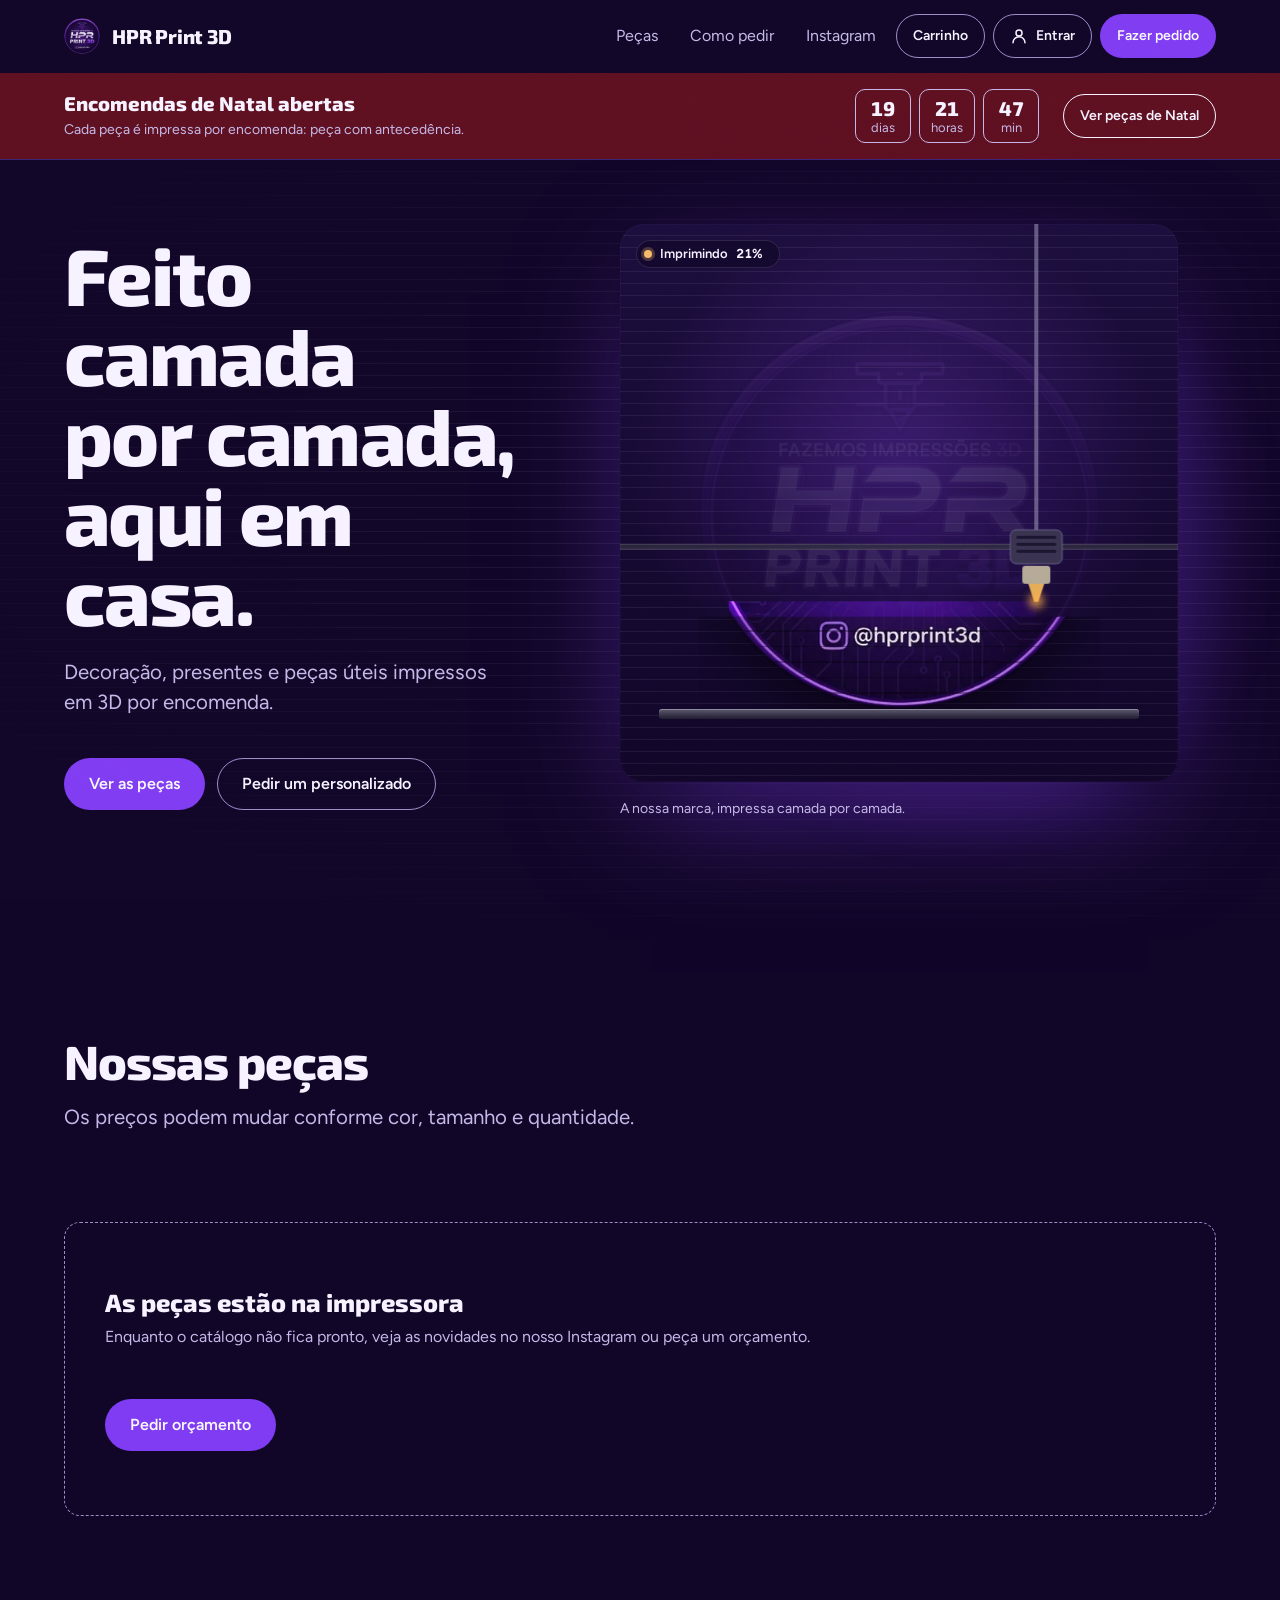
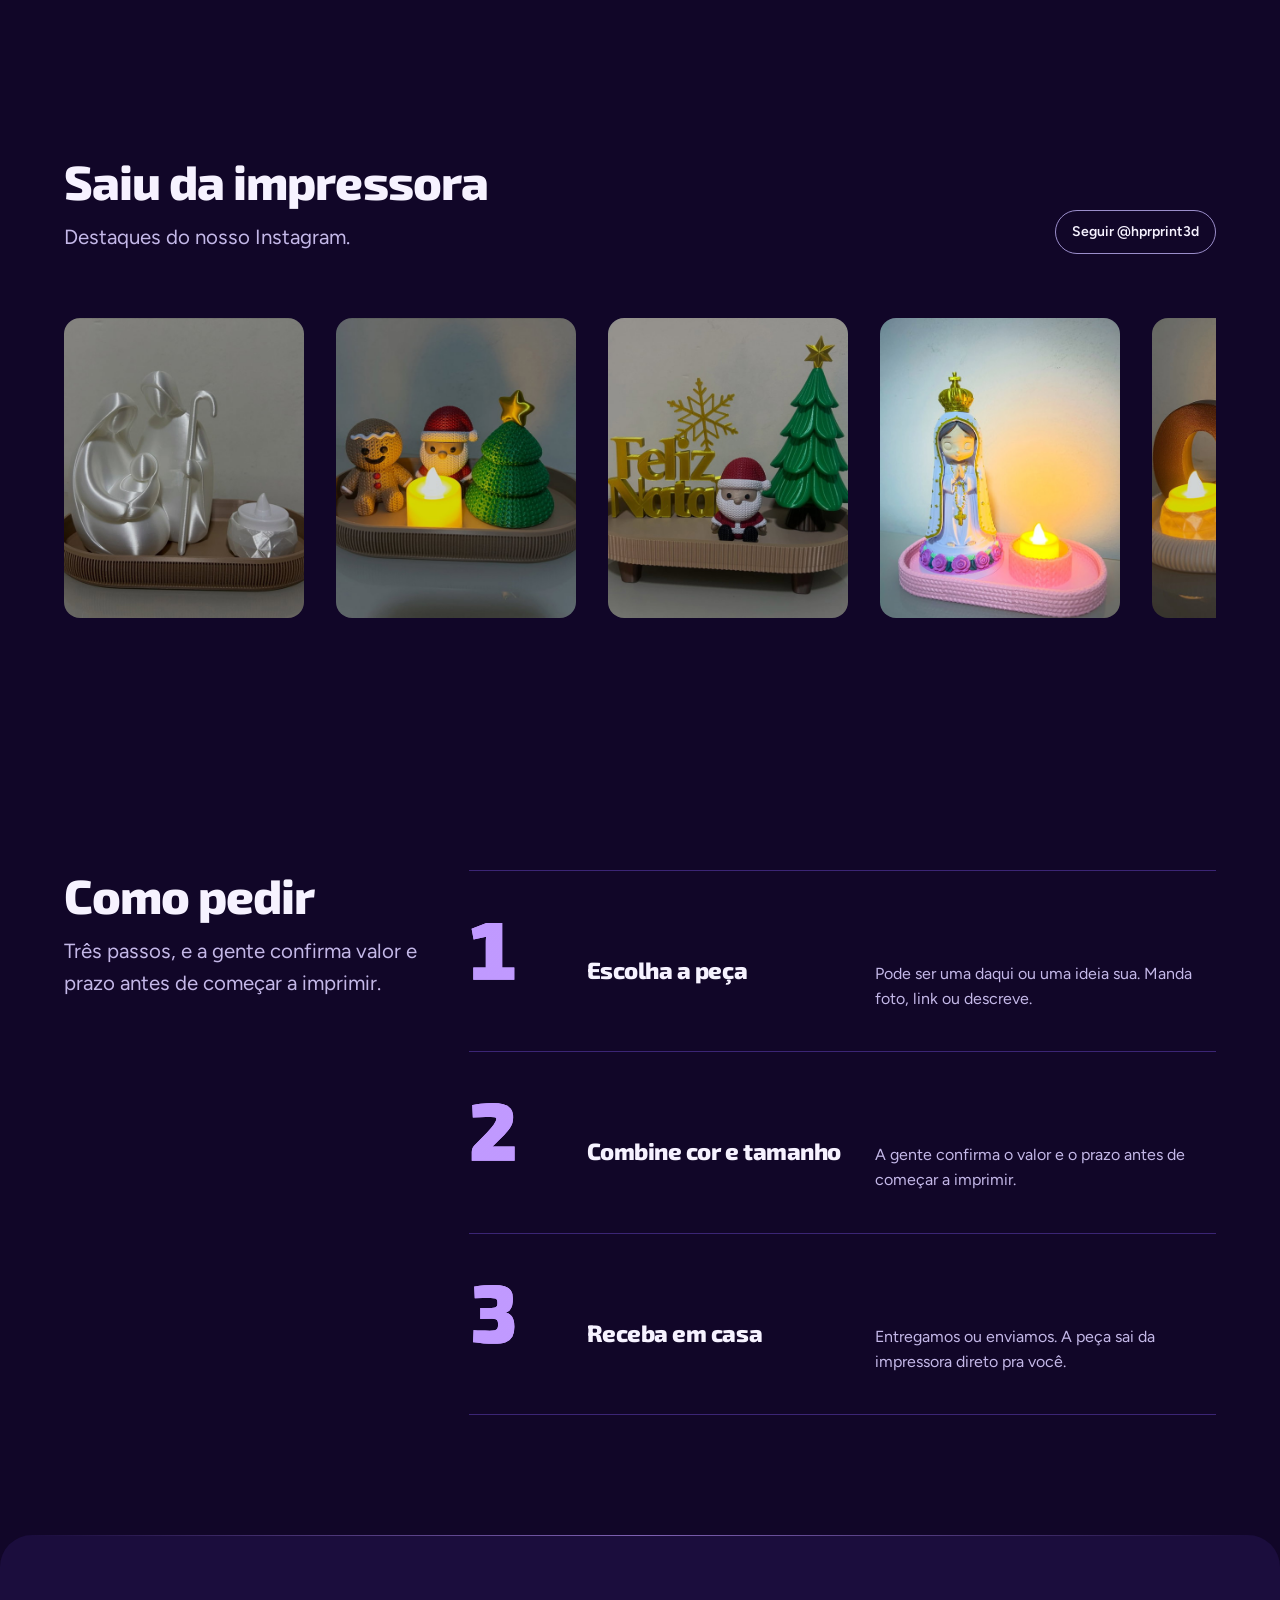
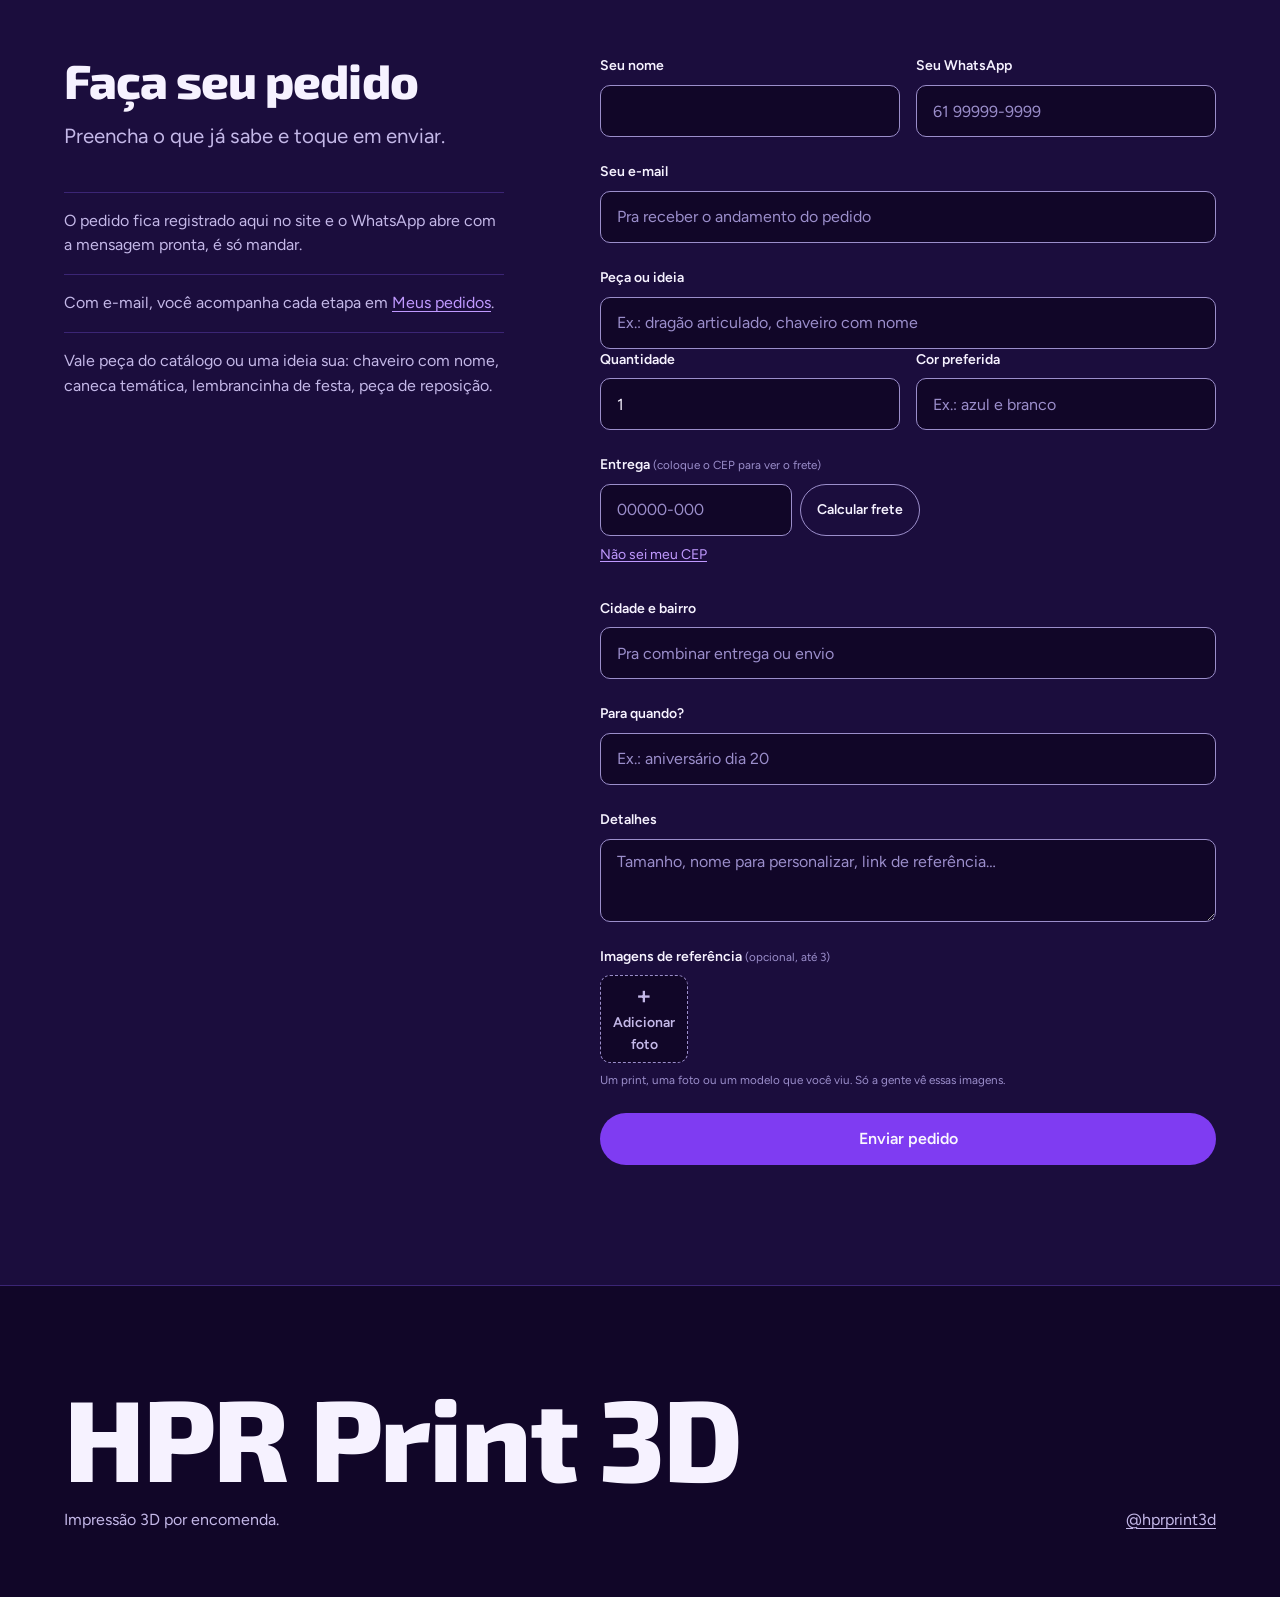
<file: index.html>
<!doctype html>
<html lang="pt-BR">
<head>
  <meta charset="utf-8">
  <script>
    // Endereço antigo (GitHub Pages) → domínio próprio, mantendo página, query e hash
    // (o retorno do login do Supabase vem na query/hash).
    if (location.hostname.endsWith("github.io")) location.replace("https://hprprint3d.hygor.com.br" + location.pathname.replace(/^\/hprprint3d/, "") + location.search + location.hash);
  </script>
  <meta name="viewport" content="width=device-width, initial-scale=1">
  <title>HPR Print 3D | Peças impressas em 3D</title>
  <meta name="description" content="Peças decorativas, presentes e personalizados feitos em impressão 3D. Faça seu pedido pelo WhatsApp ou Instagram.">
  <meta name="theme-color" content="#110628">
  <meta property="og:title" content="HPR Print 3D">
  <meta property="og:description" content="Peças impressas em 3D, feitas por encomenda.">
  <meta property="og:image" content="https://hprprint3d.hygor.com.br/img/compartilhar.jpg">
  <meta property="og:type" content="website">
  <link rel="canonical" href="https://hprprint3d.hygor.com.br/">
  <link rel="icon" href="img/favicon.png" type="image/png">
  <link rel="apple-touch-icon" href="img/logo-192.png">
  <link rel="preconnect" href="https://fonts.googleapis.com">
  <link rel="preconnect" href="https://fonts.gstatic.com" crossorigin>
  <link href="https://fonts.googleapis.com/css2?family=Exo+2:wght@800&family=Figtree:wght@400;600&display=swap" rel="stylesheet">
  <link rel="stylesheet" href="assets/tokens.css?v=202611271322">
  <link rel="stylesheet" href="assets/base.css?v=202611271322">
  <link rel="stylesheet" href="assets/comum.css?v=202611271322">
  <link rel="stylesheet" href="assets/vitrine.css?v=202611271322">
  <script src="assets/movimento.js?v=202611271322"></script>
</head>
<body class="com-grao">
  <a class="pular" href="#conteudo">Pular para o conteúdo</a>
  <header class="topo">
    <div class="container topo-linha">
      <a class="marca" href="./" aria-label="HPR Print 3D, início">
        <img class="marca-carretel" data-logo-fixo src="img/logo-192.png" alt="" width="34" height="34">
        HPR Print 3D
      </a>
      <nav aria-label="Principal">
        <a class="discreto" href="#pecas">Peças</a>
        <a class="discreto" href="#como-pedir">Como pedir</a>
        <a class="discreto" data-link="instagram" href="https://www.instagram.com/hprprint3d/" target="_blank" rel="noopener">Instagram</a>
        <button type="button" class="botao botao-contorno botao-pequeno botao-carrinho" id="abrir-carrinho" aria-haspopup="dialog">Carrinho <span class="carrinho-qtd" id="carrinho-qtd" hidden>0</span></button>
        <a class="botao botao-contorno botao-pequeno botao-entrar" href="conta.html" id="link-conta" title="Entrar na sua conta"><svg class="icone" viewBox="0 0 24 24" aria-hidden="true" width="18" height="18" fill="none" stroke="currentColor" stroke-width="2" stroke-linecap="round" stroke-linejoin="round"><circle cx="12" cy="8" r="4"/><path d="M4 21c0-4.4 3.6-8 8-8s8 3.6 8 8"/></svg><span id="link-conta-texto">Entrar</span></a>
        <a class="botao botao-principal botao-pequeno botao-pedido-topo" href="#pedido">Fazer pedido</a>
      </nav>
    </div>
  </header>

  <main id="conteudo">
    <aside class="faixa-natal" id="faixa-natal" aria-label="Encomendas de Natal" hidden>
      <div class="container faixa-natal-grade">
        <div class="faixa-natal-texto">
          <strong id="natal-titulo">Encomendas de Natal abertas</strong>
          <span id="natal-sub">Cada peça é impressa por encomenda: peça com antecedência.</span>
        </div>
        <div class="faixa-natal-conta" id="natal-conta" role="timer" aria-live="off"></div>
        <a class="botao botao-pequeno faixa-natal-botao" href="#pecas" id="natal-ver">Ver peças de Natal</a>
      </div>
    </aside>
    <section class="heroi">
      <div class="container heroi-grade">
        <div class="heroi-texto">
          <h1>
            <span class="camada"><span>Feito camada</span></span>
            <span class="camada"><span>por camada,</span></span>
            <span class="camada"><span>aqui em casa.</span></span>
          </h1>
          <p class="lead">Decoração, presentes e peças úteis impressos em 3D por encomenda.</p>
          <div class="heroi-acoes">
            <a class="botao botao-principal" href="#pecas">Ver as peças</a>
            <a class="botao botao-contorno" href="#pedido">Pedir um personalizado</a>
          </div>
        </div>
        <figure class="heroi-foto">
          <div class="heroi-moldura impressora">
            <span class="trilho" aria-hidden="true"></span>
            <div class="logo-peca">
              <img class="logo-previa" src="img/logo.webp" width="512" height="512" alt="" aria-hidden="true">
              <img class="logo-feito" src="img/logo.webp" width="512" height="512" alt="Logo da HPR Print 3D impressa em 3D" fetchpriority="high">
              <img class="logo-camada" src="img/logo.webp" width="512" height="512" alt="" aria-hidden="true">
              <span class="logo-fios" aria-hidden="true"></span>
              <span class="cabecote" aria-hidden="true">
                <svg viewBox="0 0 64 92" width="64" height="92"><path class="cb-tubo" d="M32 -400V20"/><rect class="cb-corpo" x="6" y="18" width="52" height="34" rx="6"/><rect class="cb-aleta" x="12" y="24" width="40" height="3" rx="1.5"/><rect class="cb-aleta" x="12" y="31" width="40" height="3" rx="1.5"/><rect class="cb-aleta" x="12" y="38" width="40" height="3" rx="1.5"/><rect class="cb-bloco" x="18" y="54" width="28" height="18" rx="3"/><path class="cb-bico" d="M24 72h16l-6 18h-4z"/></svg>
                <i class="cb-brilho"></i>
              </span>
            </div>
            <span class="mesa" aria-hidden="true"></span>
            <span class="heroi-status" aria-hidden="true"><i></i><span>Imprimindo</span> <b>0%</b></span>
          </div>
          <figcaption>A nossa marca, impressa camada por camada.</figcaption>
        </figure>
      </div>
    </section>

    <section class="secao" id="pecas">
      <div class="container">
        <div class="secao-cabeca">
          <div data-revelar>
            <h2>Nossas peças</h2>
            <p>Os preços podem mudar conforme cor, tamanho e quantidade.</p>
          </div>
          <div class="filtros" data-revelar id="filtros" role="group" aria-label="Filtrar por categoria"></div>
        </div>
        <div class="grade-pecas" id="grade" aria-live="polite"></div>
      </div>
    </section>

    <section class="secao" id="instagram" hidden>
      <div class="container">
        <div class="secao-cabeca">
          <div data-revelar>
            <h2>Saiu da impressora</h2>
            <p>Destaques do nosso Instagram.</p>
          </div>
          <a class="botao botao-contorno botao-pequeno" data-link="instagram" href="https://www.instagram.com/hprprint3d/" target="_blank" rel="noopener">Seguir @hprprint3d</a>
        </div>
        <div class="grade-insta" id="grade-insta" tabindex="0" aria-label="Posts do Instagram"></div>
      </div>
    </section>

    <section class="secao" id="como-pedir">
      <div class="container">
        <div class="secao-cabeca" data-revelar><div><h2>Como pedir</h2><p>Três passos, e a gente confirma valor e prazo antes de começar a imprimir.</p></div></div>
        <ol class="passos">
          <li data-revelar>
            <h3>Escolha a peça</h3>
            <p>Pode ser uma daqui ou uma ideia sua. Manda foto, link ou descreve.</p>
          </li>
          <li data-revelar>
            <h3>Combine cor e tamanho</h3>
            <p>A gente confirma o valor e o prazo antes de começar a imprimir.</p>
          </li>
          <li data-revelar>
            <h3>Receba em casa</h3>
            <p>Entregamos ou enviamos. A peça sai da impressora direto pra você.</p>
          </li>
        </ol>
      </div>
    </section>

    <section class="secao" id="pedido">
      <div class="container">
        <div class="sob-medida">
          <div class="pedido-cabeca" data-revelar>
            <h2>Faça seu pedido</h2>
            <p class="lead">Preencha o que já sabe e toque em enviar.</p>
            <ul class="pedido-fatos">
              <li>O pedido fica registrado aqui no site e o WhatsApp abre com a mensagem pronta, é só mandar.</li>
              <li>Com e-mail, você acompanha cada etapa em <a href="conta.html">Meus pedidos</a>.</li>
              <li>Vale peça do catálogo ou uma ideia sua: chaveiro com nome, caneca temática, lembrancinha de festa, peça de reposição.</li>
            </ul>
          </div>
          <form id="form-pedido" class="pedido" data-revelar novalidate>
            <div class="pedido-duas">
              <label class="campo-pedido">Seu nome<input name="nome" autocomplete="name" required></label>
              <label class="campo-pedido">Seu WhatsApp<input name="telefone" type="tel" inputmode="tel" autocomplete="tel" placeholder="61 99999-9999"></label>
            </div>
            <label class="campo-pedido">Seu e-mail<input name="email" type="email" autocomplete="email" placeholder="Pra receber o andamento do pedido"></label>
            <div class="pedido-carrinho" id="bloco-carrinho" hidden>
              <div class="pc-cabeca"><span>Seu carrinho</span><button type="button" class="botao-link-inline" id="editar-carrinho">Editar</button></div>
              <ul id="resumo-carrinho"></ul>
              <p class="resumo-aprovacao" id="resumo-aprovacao" hidden>Tem peça com medida personalizada: mandamos o orçamento para você aprovar antes de começar.</p>
              <small>Quer algo personalizado junto? Conte em “Detalhes” abaixo.</small>
            </div>
            <div id="campos-livres">
              <label class="campo-pedido">Peça ou ideia<input name="peca" id="pedido-peca" required placeholder="Ex.: dragão articulado, chaveiro com nome"></label>
              <div class="pedido-duas">
                <label class="campo-pedido">Quantidade<input name="quantidade" type="number" inputmode="numeric" min="1" value="1"></label>
                <label class="campo-pedido">Cor preferida<input name="cor" list="cores-sugeridas" placeholder="Ex.: azul e branco"></label>
                <datalist id="cores-sugeridas"></datalist>
              </div>
            </div>
            <div class="campo-pedido frete-bloco">
              <label for="pedido-cep">Entrega <small>(coloque o CEP para ver o frete)</small></label>
              <div class="frete-linha">
                <input name="cep" id="pedido-cep" inputmode="numeric" autocomplete="postal-code" placeholder="00000-000" maxlength="9">
        <button type="button" class="botao botao-contorno botao-pequeno" id="calcular-frete">Calcular frete</button>
              </div>
              <a class="frete-nao-sei" href="https://buscacepinter.correios.com.br/app/endereco/index.php" target="_blank" rel="noopener">Não sei meu CEP</a>
              <div id="frete-resultado" aria-live="polite"></div>
              <div class="frete-endereco-campos" id="frete-endereco-campos" hidden>
                <label class="campo-pedido">Rua / avenida<input name="endereco" autocomplete="address-line1"></label>
                <div class="pedido-duas">
                  <label class="campo-pedido">Número<input name="numero" inputmode="numeric" autocomplete="address-line2"></label>
                  <label class="campo-pedido">Complemento<input name="complemento" placeholder="Apto, bloco, quadra…"></label>
                </div>
                <label class="campo-pedido">Bairro<input name="bairro"></label>
              </div>
            </div>
            <label class="campo-pedido">Cidade e bairro<input name="cidade" autocomplete="address-level2" placeholder="Pra combinar entrega ou envio"></label>
            <label class="campo-pedido">Para quando?<input name="prazo" placeholder="Ex.: aniversário dia 20"></label>
            <label class="campo-pedido">Detalhes<textarea name="detalhes" rows="3" placeholder="Tamanho, nome para personalizar, link de referência…"></textarea></label>
            <div class="campo-pedido">
              <span>Imagens de referência <small>(opcional, até 3)</small></span>
              <div class="referencias" id="referencias">
                <label class="ref-adicionar" id="ref-adicionar">
                  <input type="file" id="ref-arquivos" accept="image/jpeg,image/png,image/webp" multiple hidden>
                  <span aria-hidden="true">+</span> Adicionar foto
                </label>
              </div>
              <small class="ref-dica">Um print, uma foto ou um modelo que você viu. Só a gente vê essas imagens.</small>
            </div>
            <p class="pedido-erro" id="pedido-erro" role="alert" hidden></p>
            <p class="pedido-ok" id="pedido-ok" role="status" hidden></p>
            <button class="botao botao-principal" type="submit" id="pedido-enviar">Enviar pedido</button>
          </form>
        </div>
      </div>
    </section>
  </main>

  <dialog class="detalhe" id="detalhe-peca" aria-labelledby="detalhe-titulo">
    <button type="button" class="detalhe-fechar" data-fechar aria-label="Fechar detalhes">×</button>
    <div class="detalhe-conteudo"></div>
  </dialog>

  <dialog class="carrinho" id="carrinho" aria-labelledby="carrinho-titulo">
    <button type="button" class="detalhe-fechar" data-fechar-carrinho aria-label="Fechar carrinho">×</button>
    <div class="carrinho-conteudo">
      <h2 id="carrinho-titulo">Seu carrinho</h2>
      <p class="carrinho-aviso" id="carrinho-aviso" role="note" hidden><b>Orçamento sob aprovação.</b> Peças com medida personalizada mudam o custo de produção, então a gente calcula o valor e o prazo e só começa depois que você aprovar.</p>
      <div id="carrinho-lista"></div>
      <p class="carrinho-total" id="carrinho-total"></p>
      <div class="carrinho-acoes">
        <button type="button" class="botao botao-contorno" data-fechar-carrinho>Continuar vendo peças</button>
        <button type="button" class="botao botao-principal" id="carrinho-finalizar">Finalizar pedido</button>
      </div>
    </div>
  </dialog>
  <div class="toast-carrinho" id="toast-carrinho" role="status" hidden>
    <span id="toast-carrinho-texto"></span>
    <button type="button" id="toast-carrinho-ver">Ver carrinho</button>
  </div>

  <footer class="rodape" data-revelar>
    <div class="container rodape-grade">
      <p class="rodape-marca">HPR Print 3D</p>
      <span class="rodape-linha">Impressão 3D por encomenda.</span>
      <a data-link="instagram" href="https://www.instagram.com/hprprint3d/" target="_blank" rel="noopener">@hprprint3d</a>
    </div>
  </footer>

  <script src="assets/supabase-config.js?v=202611271322"></script>
  <script src="assets/metricas.js?v=202611271322" defer></script>
  <script src="assets/email.js?v=202611271322"></script>
  <script src="assets/frete.js?v=202611271322"></script>
  <script src="assets/itens.js?v=202611271322"></script>
  <script src="assets/app.js?v=202611271322"></script>
</body>
</html>
</file>
<file: assets/tokens.css>
:root {
  --space-3xs: 2px; --space-2xs: 4px; --space-xs: 8px; --space-sm: 12px; --space-md: 16px; --space-lg: 24px; --space-xl: 40px; --space-2xl: 64px; --space-3xl: 96px; --space-4xl: 144px;
  --text-xs: 0.8125rem; --text-sm: 0.875rem; --text-md: 1rem; --text-lg: 1.25rem; --text-xl: 1.5625rem; --text-2xl: 1.953rem; --text-3xl: 2.441rem;
  --text-display-s: clamp(2.25rem, 4vw + 0.5rem, 3.75rem); --text-display: clamp(2.75rem, 5vw + 1rem, 5.25rem);
  --text-section: clamp(2rem, 2.5vw + 1rem, 3.5rem); --text-title: clamp(1.25rem, 0.75vw + 0.875rem, 1.625rem); --text-lead: clamp(1.125rem, 0.35vw + 1rem, 1.375rem);
  --ease-out: cubic-bezier(0.16, 1, 0.3, 1); --ease-in: cubic-bezier(0.7, 0, 0.84, 0); --ease-in-out: cubic-bezier(0.65, 0, 0.35, 1);
  --dur-micro: 120ms; --dur-short: 220ms; --dur-long: 420ms;
  /* Movimento (referência: Emil Kowalski): saída forte para UI, curva de gaveta para painéis, entrada longa só no que aparece uma vez */
  --ease-out-forte: cubic-bezier(0.23, 1, 0.32, 1); --ease-gaveta: cubic-bezier(0.32, 0.72, 0, 1);
  --dur-press: 140ms; --dur-revela: 760ms; --passo-cascata: 60ms;
  --color-error: oklch(52% 0.19 27); --color-success: oklch(50% 0.12 150);
  --container: 1440px; --gutter: 64px; --gap-columns: 32px; --section-gap-s: 120px; --section-gap: 144px; --section-gap-l: 176px;
  --z-base: 1; --z-raised: 10; --z-dropdown: 100; --z-sticky: 200; --z-sticky-nav: 300; --z-modal: 400; --z-toast: 500; --z-tooltip: 600;
  /* Marca HPR Print 3D: roxo-noite da logo (posture drenched), roxo neon como sinal */
  --color-paper: oklch(16.6% 0.067 293); --color-paper-2: oklch(21.4% 0.086 291); --color-paper-3: oklch(26.1% 0.105 290);
  --color-ink: oklch(96.8% 0.018 300); --color-ink-2: oklch(80.9% 0.068 296); --color-muted: oklch(68% 0.09 294);
  --color-rule: oklch(34.2% 0.13 290);
  --color-accent: oklch(55% 0.25 293); --color-accent-hover: oklch(60% 0.24 294); --color-accent-ink: oklch(98% 0.01 300); --color-focus: oklch(76% 0.15 300);
  --color-link: oklch(76% 0.15 300);
  --color-scrim: oklch(10% 0.05 293 / 0.82);
  --color-warn: oklch(83% 0.12 75); --color-warn-field: oklch(30% 0.06 70);
  --color-ok: oklch(85% 0.12 175); --color-ok-field: oklch(28% 0.06 175);
  --color-natal: oklch(32% 0.11 15);
  --color-error: oklch(74% 0.16 16); --color-error-field: oklch(28% 0.08 16);
  /* Botão do Google: fundo branco, como pede a marca deles */
  --color-google: oklch(98.5% 0.006 300); --color-google-hover: oklch(95% 0.02 300); --color-google-ink: oklch(25% 0.012 300);
  --shadow-float: 0 12px 32px oklch(8% 0.04 293 / 0.55);
  --color-brilho: oklch(55% 0.25 293 / 0.38); --color-fio: oklch(96.8% 0.018 300 / 0.07);
  --shadow-palco: 0 40px 120px -30px oklch(55% 0.25 293 / 0.55), 0 18px 40px -20px oklch(5% 0.04 293 / 0.8);
  --font-display: "Exo 2", ui-sans-serif, system-ui, sans-serif; --font-body: "Figtree", ui-sans-serif, system-ui, sans-serif; --font-outlier: var(--font-body);
  --display-weight: 800;
  --radius-card: 16px; --radius-input: 10px; --radius-pill: 999px; --rule-hair: 1px; --shadow-card: none;
  /* Nomes antigos do projeto, usados pelo app.js (cores das categorias) */
  --coral: oklch(73.9% 0.162 12); --menta: oklch(82.8% 0.12 179); --sol: oklch(72.6% 0.169 301); --lilas: oklch(64.6% 0.222 299);
  --tracking-display: -0.02em;
  color-scheme: dark;
}
</file>
<file: assets/base.css>
*, *::before, *::after { box-sizing: border-box; }
html, body { overflow-x: clip; }
html { scrollbar-color: var(--color-muted) var(--color-paper); scroll-padding-top: var(--space-3xl); }
body { margin: 0; background: var(--color-paper); color: var(--color-ink); font-family: var(--font-body); font-size: var(--text-md); line-height: 1.55; -webkit-font-smoothing: antialiased; caret-color: var(--color-accent); }
::selection { background: color-mix(in oklab, var(--color-accent) 22%, transparent); color: var(--color-ink); }
:focus-visible { outline: 2px solid var(--color-focus); outline-offset: 2px; }
a { color: inherit; text-decoration-thickness: 1px; text-underline-offset: 0.16em; }
h1, h2, h3 { margin: 0; font-family: var(--font-display); font-weight: var(--display-weight, 700); font-synthesis: none; letter-spacing: var(--tracking-display); line-height: 1.05; overflow-wrap: break-word; min-width: 0; text-wrap: balance; }
h1 { max-width: 20ch; font-size: var(--text-display); } h2 { max-width: 30ch; font-size: var(--text-section); } h3 { max-width: 40ch; font-size: var(--text-title); line-height: 1.2; }
.lead { font-size: var(--text-lead); line-height: 1.45; max-width: 52ch; }
p { margin: 0; text-wrap: pretty; }
p:not([class]) { max-width: 65ch; }
img, video { max-width: 100%; height: auto; display: block; }
svg { display: block; }
[hidden] { display: none !important; }
button, input, select, textarea { font: inherit; }
.container { width: 100%; max-width: var(--container); margin-inline: auto; padding-inline: var(--gutter); box-sizing: border-box; }
.num, .figure, td.num { font-variant-numeric: tabular-nums; }
.visually-hidden { position: absolute; width: 1px; height: 1px; overflow: hidden; clip-path: inset(50%); white-space: nowrap; }
[data-slot] { position: relative; overflow: hidden; background: linear-gradient(160deg, var(--color-paper-2, var(--color-paper)), var(--color-paper-3, var(--color-paper))); }
[data-slot] > img { position: absolute; inset: 0; width: 100%; height: 100%; object-fit: cover; z-index: 1; }
[data-slot]:has(> img) > :not(img):not([data-keep]) { display: none !important; }
@media (max-width: 60rem) { :root { --gutter: 24px; --section-gap-s: 80px; --section-gap: 96px; --section-gap-l: 120px; } }
@media (max-width: 40rem) { :root { --gutter: 16px; --section-gap-s: 56px; --section-gap: 72px; --section-gap-l: 96px; --gap-columns: 16px; } }
@media (prefers-reduced-motion: reduce) { *:not(.keep-motion), *:not(.keep-motion)::before, *:not(.keep-motion)::after { animation-duration: 0.01ms !important; animation-iteration-count: 1 !important; transition-duration: 0.01ms !important; scroll-behavior: auto !important; } }
</file>
<file: assets/comum.css>
/* Hallmark · shape: chrome compartilhado (vitrine e conta) · genre: editorial · theme: brand · redesign: full
 * paper: oklch(16.6% 0.067 293) · accent: oklch(55% 0.25 293) · display: Exo 2 · body: Figtree · nav: edge-aligned bar · footer: mast · v2.0.0 */
/* Hallmark · pre-emit critique: P4 H4 E4 S4 R4 V4 · weakest: P, peças pequenas e repetidas por natureza (topo, botões, rodapé) */

/* Topo, botões, rodapé, avisos e telas de espera: tudo que a vitrine e a conta dividem. */

/* ---------- Pular para o conteúdo ---------- */
.pular { position: absolute; left: var(--space-md); top: calc(-1 * var(--space-3xl)); z-index: var(--z-toast); padding: var(--space-xs) var(--space-md); background: var(--color-ink); color: var(--color-paper); border-radius: var(--radius-input); }
.pular:focus-visible { top: var(--space-md); }

/* ---------- Botões ---------- */
.botao {
  display: inline-flex; align-items: center; justify-content: center; gap: var(--space-xs);
  min-height: 52px; padding: 0 var(--space-lg);
  border: 1px solid transparent; border-radius: var(--radius-pill);
  font: 600 var(--text-md)/1 var(--font-body); white-space: nowrap; text-decoration: none; cursor: pointer;
  transition: background-color var(--dur-short) var(--ease-out), border-color var(--dur-short) var(--ease-out), color var(--dur-short) var(--ease-out), box-shadow var(--dur-short) var(--ease-out), transform var(--dur-press) var(--ease-out-forte);
}
.botao:active { transform: scale(0.97); }
.botao:focus-visible { outline: 2px solid var(--color-focus); outline-offset: 2px; }
.botao:disabled, .botao[disabled] { opacity: 0.55; cursor: not-allowed; transform: none; }
.botao[aria-busy="true"] { cursor: progress; }
.botao svg { width: 18px; height: 18px; flex-shrink: 0; }
.botao-principal { background: var(--color-accent); color: var(--color-accent-ink); }
.botao-principal:hover { background: var(--color-accent-hover); }
.botao-contorno { background: transparent; color: var(--color-ink); border-color: var(--color-muted); }
.botao-contorno:hover { border-color: var(--color-ink); background: var(--color-paper-2); }
.botao-pequeno { min-height: 44px; padding: 0 var(--space-md); font-size: var(--text-sm); }
.botao-entrar { white-space: nowrap; }

/* ---------- Topo ---------- */
.topo { position: sticky; top: 0; z-index: var(--z-sticky-nav); background: transparent; border-bottom: var(--rule-hair) solid transparent; transition: background-color var(--dur-long) var(--ease-out), border-color var(--dur-long) var(--ease-out); }
/* Depois de rolar a página o topo vira vidro escuro com uma linha embaixo */
[data-rolou] .topo, html:not(.mov) .topo { background: color-mix(in oklab, var(--color-paper) 78%, transparent); border-bottom-color: var(--color-rule); -webkit-backdrop-filter: blur(16px) saturate(1.4); backdrop-filter: blur(16px) saturate(1.4); }
.topo-linha { display: flex; align-items: center; justify-content: space-between; gap: var(--space-md); min-height: 72px; }
.marca { display: flex; align-items: center; gap: var(--space-sm); text-decoration: none; font: var(--display-weight) var(--text-lg)/1 var(--font-display); letter-spacing: -0.01em; }
.marca:focus-visible { outline: 2px solid var(--color-focus); outline-offset: 4px; }
.marca-carretel { width: 36px; height: 36px; flex-shrink: 0; border-radius: 50%; }
.marca-foto { border-radius: 50%; object-fit: cover; }
.topo nav { display: flex; align-items: center; gap: var(--space-xs); }
.topo nav a.discreto { display: inline-flex; align-items: center; min-height: 44px; padding: 0 var(--space-sm); color: var(--color-ink-2); text-decoration: none; transition: color var(--dur-short) var(--ease-out); }
.topo nav a.discreto { position: relative; }
.topo nav a.discreto::after { content: ""; position: absolute; left: var(--space-sm); right: var(--space-sm); bottom: 10px; height: 1px; background: currentColor; transform: scaleX(0); transform-origin: right; transition: transform var(--dur-short) var(--ease-out-forte); }
.topo nav a.discreto:hover { color: var(--color-ink); }
@media (hover: hover) and (pointer: fine) { .topo nav a.discreto:hover::after { transform: scaleX(1); transform-origin: left; } }
.topo nav a.discreto:focus-visible { outline: 2px solid var(--color-focus); outline-offset: 2px; }

/* ---------- Espera, vazio e aviso ---------- */
.carregando { display: flex; flex-direction: column; align-items: center; justify-content: center; gap: var(--space-md); min-height: 52vh; color: var(--color-ink-2); text-align: center; }
.giro { width: 36px; height: 36px; border-radius: 50%; border: 3px solid var(--color-rule); border-top-color: var(--color-focus); }
@media (prefers-reduced-motion: no-preference) { .giro { animation: gira 0.7s linear infinite; } }
@keyframes gira { to { transform: rotate(360deg); } }
.vazio { grid-column: 1 / -1; padding: var(--space-2xl) var(--space-xl); border: var(--rule-hair) dashed var(--color-muted); border-radius: var(--radius-card); color: var(--color-ink-2); }
.vazio strong { display: block; margin-bottom: var(--space-xs); color: var(--color-ink); font: var(--display-weight) var(--text-xl)/1.2 var(--font-display); }
.vazio .botao { display: flex; width: fit-content; margin-top: var(--space-lg); }
.aviso { position: fixed; left: var(--space-sm); right: var(--space-sm); bottom: var(--space-lg); z-index: var(--z-toast); width: fit-content; max-width: 40rem; margin-inline: auto; padding: var(--space-sm) var(--space-lg); border-radius: var(--radius-card); background: var(--color-paper-3); color: var(--color-ink); box-shadow: var(--shadow-float); font-weight: 600; }
.aviso.erro { background: var(--color-error-field); color: var(--color-error); }
.aviso { transition: opacity 320ms var(--ease-out-forte), transform 320ms var(--ease-out-forte); }
@starting-style { .aviso { opacity: 0; transform: translateY(12px) scale(0.98); } }

/* ---------- Rodapé: a marca grande sobre os links ---------- */
.rodape { padding-block: var(--space-3xl) var(--space-2xl); border-top: var(--rule-hair) solid var(--color-rule); color: var(--color-ink-2); }
.rodape-grade { display: flex; flex-wrap: wrap; align-items: baseline; justify-content: space-between; gap: var(--space-md) var(--space-xl); }
.rodape-marca { flex-basis: 100%; max-width: none; color: var(--color-ink); font: var(--display-weight) clamp(3rem, 9vw, 8rem)/0.95 var(--font-display); letter-spacing: -0.02em; overflow-wrap: break-word; min-width: 0; }
.rodape a { color: var(--color-ink-2); }
.rodape a:hover { color: var(--color-ink); }
.rodape a:focus-visible { outline: 2px solid var(--color-focus); outline-offset: 2px; }
/* Nas telas de trabalho (conta) o rodapé é só uma linha */
.rodape-curto { padding-block: var(--space-xl); }
.rodape-curto .rodape-marca { flex-basis: auto; font-size: var(--text-lg); line-height: 1.2; letter-spacing: -0.01em; }

/* ---------- Telas menores ---------- */
@media (max-width: 60rem) {
  .topo nav a.discreto { display: none; }
}
@media (max-width: 40rem) {
  .topo-linha { gap: var(--space-xs); min-height: 64px; }
  .marca { font-size: var(--text-md); gap: var(--space-xs); }
  .topo nav { gap: var(--space-2xs); }
  .botao-pedido-topo { display: none; }
}
@media (max-width: 25rem) {
  .botao-entrar span { position: absolute; width: 1px; height: 1px; overflow: hidden; clip-path: inset(50%); white-space: nowrap; }
  .botao-entrar { padding: 0 var(--space-sm); }
}

/* ---------- Movimento compartilhado (movimento.js põe .mov no html só quando dá para animar) ---------- */
/* Revelar ao entrar na tela: sobe 16px e acende. Uma vez só; a cascata vem do --atraso calculado no JS. */
.mov [data-revelar] { opacity: 0; transform: translateY(16px); transition: opacity var(--dur-revela) var(--ease-out-forte) var(--atraso, 0ms), transform var(--dur-revela) var(--ease-out-forte) var(--atraso, 0ms); }
.mov [data-revelar].visto { opacity: 1; transform: none; }
@media print { .mov [data-revelar] { opacity: 1 !important; transform: none !important; } }

/* Grão de filme bem leve por cima de tudo: tira o aspecto de tela chapada (vitrine e conta) */
.com-grao::after { content: ""; position: fixed; inset: 0; z-index: var(--z-sticky-nav); pointer-events: none; opacity: 0.06; mix-blend-mode: overlay;
  background-image: url("data:image/svg+xml,%3Csvg xmlns='http://www.w3.org/2000/svg' width='180' height='180'%3E%3Cfilter id='g'%3E%3CfeTurbulence type='fractalNoise' baseFrequency='0.9' numOctaves='2' stitchTiles='stitch'/%3E%3C/filter%3E%3Crect width='100%25' height='100%25' filter='url(%23g)'/%3E%3C/svg%3E"); }

/* Rodapé: a marca "sai da impressora" em 12 camadas quando aparece (observa o rodapé, porque o recorte zera a área da marca) */
.mov .rodape[data-revelar] { opacity: 1; transform: none; }
.mov .rodape[data-revelar] .rodape-marca { clip-path: inset(100% 0 0 0); transition: clip-path 1.1s steps(12, end) 150ms; }
.mov .rodape[data-revelar].visto .rodape-marca { clip-path: inset(-10% 0 -10% 0); }
</file>
<file: assets/vitrine.css>
/* Hallmark · shape: Catalogue (ordem mantida) · genre: editorial · theme: brand · redesign: full
 * paper: oklch(16.6% 0.067 293) · accent: oklch(55% 0.25 293) · display: Exo 2 · body: Figtree · hero: Stage · nav: edge-aligned bar · footer: mast · signature: a foto da peça "imprimindo" camada por camada na abertura
 * axes: dark/geometric-sans/chromatic-violet · posture: drenched · contrast: pass · fold: pass · v2.0.0 */
/* Hallmark · pre-emit critique: P4 H4 E4 S5 R4 V3 · weakest: V, primeira entrada no log; compensado com cinco composições diferentes (Stage, Grid, Rail, Rows, Form) */
/* Hallmark · waive 49b · os links que quebram linha são nomes de peças vindos do banco · o nome da peça no cartão é o que o cliente procura e não pode ser cortado */
/* Hallmark · dismissed F20 · a grade de peças vem do banco e muda de tamanho; a última linha depende do catálogo do dia */
/* Hallmark · dismissed kept · o 37min era a contagem regressiva do Natal, que muda a cada minuto */
/* Hallmark · dropped logo.webp na abertura, descrição no cartão · a logo segue no topo e a foto de uma peça real ocupa a abertura; a descrição continua inteira no detalhe da peça */

/* Vitrine pública (index.html). Topo, botões e rodapé ficam em comum.css, junto com a conta. */

.botao-carrinho { gap: var(--space-xs); }
.carrinho-qtd { display: inline-grid; place-items: center; min-width: 24px; height: 24px; padding: 0 var(--space-2xs); border-radius: var(--radius-pill); background: var(--color-accent); color: var(--color-accent-ink); font-size: var(--text-xs); font-variant-numeric: tabular-nums; }

/* ---------- Faixa de Natal (aparece sozinha de 1º/11 a 24/12; configurável na aba Loja) ---------- */
.faixa-natal { background: var(--color-natal); border-bottom: var(--rule-hair) solid var(--color-rule); }
.faixa-natal-grade { display: flex; align-items: center; gap: var(--space-lg); padding-block: var(--space-md); }
.faixa-natal-texto { display: grid; gap: var(--space-2xs); flex: 1; min-width: 0; }
.faixa-natal-texto strong { font: var(--display-weight) var(--text-lg)/1.2 var(--font-display); }
.faixa-natal-texto span { color: var(--color-ink-2); font-size: var(--text-sm); }
.faixa-natal-conta { display: flex; gap: var(--space-xs); }
.faixa-natal-conta .bloco { display: grid; justify-items: center; min-width: 56px; padding: var(--space-xs) var(--space-xs) var(--space-2xs); border: var(--rule-hair) solid var(--color-ink-2); border-radius: var(--radius-input); }
.faixa-natal-conta b { font: var(--display-weight) var(--text-lg)/1 var(--font-display); font-variant-numeric: tabular-nums; }
.faixa-natal-conta small { font-size: var(--text-xs); color: var(--color-ink-2); }
.faixa-natal-botao { border-color: var(--color-ink); color: var(--color-ink); background: transparent; }
.faixa-natal-botao:hover { background: var(--color-ink); color: var(--color-natal); }

/* ---------- Abertura ---------- */
/* Fundo: linhas finas de camada (como a parede de uma peça impressa) que somem nas bordas, e a luz roxa atrás da peça */
.heroi { position: relative; isolation: isolate; padding-block: var(--space-2xl) var(--space-3xl); }
.heroi::before { content: ""; position: absolute; inset: 0; z-index: -1; pointer-events: none;
  background: repeating-linear-gradient(to bottom, transparent 0 11px, var(--color-fio) 11px 12px);
  -webkit-mask-image: radial-gradient(120% 90% at 70% 45%, #000 20%, transparent 75%); mask-image: radial-gradient(120% 90% at 70% 45%, #000 20%, transparent 75%); }
.heroi::after { content: ""; position: absolute; z-index: -1; pointer-events: none; width: min(70vw, 900px); aspect-ratio: 1; right: -10%; top: 50%; translate: 0 -50%;
  background: radial-gradient(closest-side, var(--color-brilho), transparent 70%); filter: blur(20px); }
.heroi-grade { display: grid; grid-template-columns: minmax(0, 5fr) minmax(0, 7fr); gap: var(--space-2xl); align-items: center; }
.heroi h1 { max-width: 12ch; line-height: 1; }
.heroi h1 .camada { display: block; overflow: clip; padding-bottom: 0.06em; margin-bottom: -0.06em; }
.heroi h1 .camada > span { display: block; }
.heroi .lead { margin-top: var(--space-lg); max-width: 34ch; color: var(--color-ink-2); }
.heroi-acoes { display: flex; flex-wrap: wrap; gap: var(--space-sm); margin-top: var(--space-xl); }
.heroi-foto { position: relative; margin: 0; justify-self: center; width: min(100%, 62svh); }
.heroi-moldura { position: relative; color: var(--color-ink); aspect-ratio: 1; overflow: hidden; border-radius: calc(var(--radius-card) + 8px); background: var(--color-paper-2); box-shadow: var(--shadow-palco); will-change: transform; }
/* Fio de luz na borda e um reflexo que acompanha a inclinação (--luz-x/--luz-y vêm do movimento.js) */
.heroi-moldura::after { content: ""; position: absolute; inset: 0; z-index: 3; border-radius: inherit; pointer-events: none;
  box-shadow: inset 0 0 0 1px color-mix(in oklab, var(--color-ink) 14%, transparent);
  background: radial-gradient(60% 60% at var(--luz-x, 50%) var(--luz-y, 30%), oklch(100% 0 0 / 0.14), transparent 70%); mix-blend-mode: soft-light; }
.heroi-foto figcaption { margin-top: var(--space-md); font-size: var(--text-sm); color: var(--color-ink-2); }
/* ---------- A impressora da abertura: o cabeçote vai e volta e imprime a logo camada por camada ----------
 * Sem JS (ou com "reduzir movimento") a logo aparece pronta e o cabeçote fica estacionado no canto.
 * O movimento.js desenha as camadas: cada uma tem a largura do círculo naquela altura, como num fatiador. */
.impressora { --cb: clamp(40px, 8.5vw, 64px); background:
  radial-gradient(70% 60% at 50% 42%, color-mix(in oklab, var(--color-accent) 26%, transparent), transparent 70%),
  repeating-linear-gradient(to bottom, transparent 0 11px, var(--color-fio) 11px 12px),
  linear-gradient(180deg, var(--color-paper-2), var(--color-paper)); }
.logo-peca { position: absolute; left: 14%; right: 14%; bottom: 13%; aspect-ratio: 1; }
.logo-peca img { position: absolute; inset: 0; width: 100%; height: 100%; }
.logo-previa { opacity: 0; transition: opacity 600ms var(--ease-out); }
.logo-feito { filter: drop-shadow(0 18px 30px oklch(5% 0.04 293 / 0.6)); }
.logo-camada { display: none; filter: brightness(1.35) saturate(1.2); }
/* Fios de camada por cima da parte impressa (a textura de uma peça impressa de verdade) */
.logo-fios { position: absolute; inset: 0; pointer-events: none; opacity: 0.35; mix-blend-mode: multiply;
  background: repeating-linear-gradient(to bottom, transparent 0 calc(100% / 26 - 1.5px), oklch(20% 0.08 293) calc(100% / 26 - 1.5px) calc(100% / 26));
  -webkit-mask: url("../img/logo.webp") center / contain no-repeat; mask: url("../img/logo.webp") center / contain no-repeat; }
.mesa { position: absolute; left: 7%; right: 7%; bottom: calc(13% - 10px); height: 10px; border-radius: 3px;
  background: linear-gradient(180deg, oklch(48% 0.03 293), oklch(24% 0.04 293)); box-shadow: 0 14px 30px -6px oklch(5% 0.04 293 / 0.9), inset 0 1px 0 oklch(80% 0.03 293 / 0.5); }
.trilho { position: absolute; left: 0; right: 0; z-index: 3; height: 6px; border-block: 1px solid oklch(60% 0.03 293 / 0.35); background: oklch(30% 0.04 293 / 0.85); top: calc(15% - var(--cb) * 0.86 - 3px); }
/* O cabeçote: a ponta do bico fica no ponto (0,0) do elemento; o JS só move com transform */
.cabecote { position: absolute; left: 0; top: 0; z-index: 4; width: var(--cb); height: calc(var(--cb) * 92 / 64); margin-left: calc(var(--cb) / -2); margin-top: calc(var(--cb) * -90 / 64); pointer-events: none;
  left: 92%; will-change: transform; }
.cabecote svg { width: 100%; height: 100%; overflow: visible; }
.cb-tubo { stroke: oklch(70% 0.04 293 / 0.55); stroke-width: 4; fill: none; }
.cb-corpo { fill: oklch(34% 0.05 293); stroke: oklch(62% 0.06 293 / 0.6); stroke-width: 1; }
.cb-aleta { fill: oklch(22% 0.05 293); }
.cb-bloco { fill: oklch(74% 0.03 80); }
.cb-bico { fill: oklch(78% 0.12 75); }
.cb-brilho { position: absolute; left: 50%; bottom: -4px; width: 14px; height: 14px; margin-left: -7px; border-radius: 50%; background: oklch(85% 0.17 60); filter: blur(5px); opacity: 0; transition: opacity 300ms var(--ease-out); }
.imprimindo .cb-brilho { opacity: 0.9; }
.imprimindo .logo-previa { opacity: 0.07; }
.imprimindo .logo-camada { display: block; }
/* Com movimento, tudo começa vazio até o JS assumir (evita a logo piscar pronta antes da impressão) */
.mov .logo-feito, .mov .logo-fios, .mov .logo-camada { clip-path: inset(100% 0 0 0); }
.mov .impressora.pronta .logo-feito, .mov .impressora.pronta .logo-fios { clip-path: none; }

/* Selo da impressora: acompanha a porcentagem e troca para "pronto" */
.heroi-status { position: absolute; left: var(--space-md); top: var(--space-md); z-index: 4; display: inline-flex; align-items: center; gap: var(--space-xs); padding: var(--space-2xs) var(--space-sm) var(--space-2xs) var(--space-xs); border-radius: var(--radius-pill); background: color-mix(in oklab, var(--color-paper) 70%, transparent); -webkit-backdrop-filter: blur(10px); backdrop-filter: blur(10px); color: var(--color-ink); font-size: var(--text-xs); font-weight: 600; box-shadow: inset 0 0 0 1px color-mix(in oklab, var(--color-ink) 12%, transparent); }
.heroi-status b { min-width: 4ch; font-variant-numeric: tabular-nums; }
.heroi-status i { width: 8px; height: 8px; border-radius: 50%; background: var(--color-warn); box-shadow: 0 0 0 3px color-mix(in oklab, var(--color-warn) 25%, transparent); transition: background-color var(--dur-short) var(--ease-out), box-shadow var(--dur-short) var(--ease-out); }
.heroi-status.feito i { background: var(--color-ok); box-shadow: 0 0 0 3px color-mix(in oklab, var(--color-ok) 25%, transparent); }
/* Entrada da abertura (uma vez, ao carregar): as três linhas do título sobem de dentro da própria faixa, depois o texto e os botões */
.mov .heroi h1 .camada > span { animation: linha-sobe 1s var(--ease-out-forte) both; }
.mov .heroi h1 .camada:nth-child(2) > span { animation-delay: 90ms; }
.mov .heroi h1 .camada:nth-child(3) > span { animation-delay: 170ms; }
.mov .heroi .lead { animation: acende 900ms var(--ease-out-forte) 320ms both; }
.mov .heroi-acoes { animation: acende 900ms var(--ease-out-forte) 420ms both; }
.mov .heroi-foto figcaption, .mov .heroi-status { animation: acende 700ms var(--ease-out-forte) 500ms both; }
@keyframes linha-sobe { from { transform: translateY(105%); } to { transform: none; } }
@keyframes acende { from { opacity: 0; transform: translateY(12px); } to { opacity: 1; transform: none; } }

/* ---------- Seções ---------- */
.secao { padding-block: var(--section-gap-s); }
section[id] { scroll-margin-top: var(--space-3xl); }
.secao-cabeca { display: flex; flex-wrap: wrap; justify-content: space-between; align-items: flex-end; gap: var(--space-lg) var(--space-xl); margin-bottom: var(--space-2xl); }
.secao-cabeca p { margin-top: var(--space-md); color: var(--color-ink-2); font-size: var(--text-lead); }

/* Filtros */
.filtros { display: flex; flex-wrap: wrap; gap: var(--space-xs); flex-basis: 100%; }
.filtro { min-height: 44px; padding: 0 var(--space-md); border: var(--rule-hair) solid var(--color-rule); border-radius: var(--radius-pill); background: transparent; color: var(--color-ink-2); font: 400 var(--text-md) var(--font-body); cursor: pointer; transition: border-color var(--dur-short) var(--ease-out), color var(--dur-short) var(--ease-out), background-color var(--dur-short) var(--ease-out), transform var(--dur-press) var(--ease-out-forte); }
.filtro:active { transform: scale(0.96); }
.filtro:hover { border-color: var(--color-muted); color: var(--color-ink); }
.filtro:focus-visible { outline: 2px solid var(--color-focus); outline-offset: 2px; }
.filtro[aria-pressed="true"] { background: var(--color-ink); border-color: var(--color-ink); color: var(--color-paper); }
.filtro.filtro-natal { border-color: var(--coral); color: var(--color-ink); }
.filtro.filtro-natal[aria-pressed="true"] { background: var(--coral); border-color: var(--coral); color: var(--color-paper); }

/* ---------- Grade de peças ---------- */
.grade-pecas { display: grid; grid-template-columns: repeat(4, minmax(0, 1fr)); gap: var(--space-2xl) var(--gap-columns); }
.peca { display: flex; flex-direction: column; gap: var(--space-md); min-width: 0; }
a.peca-foto { display: block; position: relative; isolation: isolate; aspect-ratio: 1; overflow: hidden; border-radius: var(--radius-card); background: var(--color-paper-2); outline: 2px solid transparent; outline-offset: 2px; }
a.peca-foto::after { content: ""; position: absolute; inset: 0; z-index: 1; border-radius: inherit; box-shadow: inset 0 0 0 1px color-mix(in oklab, var(--color-ink) 8%, transparent); pointer-events: none; }
/* Passar o mouse: a foto aproxima devagar e aparece o convite "Ver detalhes" */
.peca-ver { position: absolute; left: var(--space-sm); bottom: var(--space-sm); z-index: 2; display: inline-flex; align-items: center; gap: var(--space-2xs); padding: var(--space-2xs) var(--space-sm); border-radius: var(--radius-pill); background: var(--color-ink); color: var(--color-paper); font-size: var(--text-xs); font-weight: 600; opacity: 0; transform: translateY(6px); transition: opacity var(--dur-short) var(--ease-out), transform var(--dur-short) var(--ease-out-forte); pointer-events: none; }
@media (hover: hover) and (pointer: fine) {
  a.peca-foto:hover img { transform: scale(1.06); }
  a.peca-foto:hover .peca-ver, a.peca-foto:focus-visible .peca-ver { opacity: 1; transform: none; }
}
a.peca-foto:focus-visible { outline: 2px solid var(--color-focus); outline-offset: 2px; }
.peca-foto img { width: 100%; height: 100%; object-fit: cover; transition: transform 900ms var(--ease-out-forte); }
.peca-foto .sem-foto { position: absolute; inset: 0; display: grid; place-items: center; color: var(--color-muted); }
.peca-qtd-fotos { z-index: 2; position: absolute; right: var(--space-sm); bottom: var(--space-sm); padding: var(--space-2xs) var(--space-xs); border-radius: var(--radius-input); background: var(--color-scrim); color: var(--color-ink); font-size: var(--text-xs); }
.peca-corpo { display: flex; flex-direction: column; gap: var(--space-xs); flex: 1; }
.peca-categorias { display: flex; flex-wrap: wrap; gap: 0 var(--space-2xs); font-size: var(--text-sm); color: var(--color-muted); }
.peca-categoria:not(:last-child)::after { content: ","; }
.peca h3 { font-size: var(--text-lg); line-height: 1.2; }
.peca h3 a { text-decoration: none; }
.peca h3 a:hover { text-decoration: underline; text-decoration-color: var(--color-link); }
.peca h3 a:focus-visible { outline: 2px solid var(--color-focus); outline-offset: 2px; }
/* A descrição fica só no detalhe da peça: o cartão mostra foto, nome, medidas, cores e preço */
.peca-desc-bloco { display: none; }
.peca-carac { display: flex; flex-wrap: wrap; gap: 0 var(--space-md); margin: 0; padding: 0; list-style: none; font-size: var(--text-sm); color: var(--color-muted); font-variant-numeric: tabular-nums; }
.peca-cores { display: flex; flex-wrap: wrap; align-items: center; gap: var(--space-xs); }
.peca-cor { width: 20px; height: 20px; border-radius: 50%; border: var(--rule-hair) solid var(--color-muted); }
.peca-cores-mais { font-size: var(--text-sm); color: var(--color-muted); }
.peca-rodape { display: flex; align-items: center; justify-content: space-between; gap: var(--space-sm); margin-top: auto; padding-top: var(--space-sm); border-top: var(--rule-hair) solid var(--color-rule); }
.preco { font: var(--display-weight) var(--text-xl)/1.1 var(--font-display); font-variant-numeric: tabular-nums; }
.preco small { display: block; font: 400 var(--text-sm)/1.4 var(--font-body); color: var(--color-muted); }

/* ---------- Instagram: trilho que corre de lado ---------- */
.grade-insta-auto { display: grid; grid-auto-flow: column; grid-auto-columns: minmax(15rem, 23%); gap: var(--gap-columns); overflow-x: auto; scroll-snap-type: x mandatory; overscroll-behavior-x: contain; padding-bottom: var(--space-sm); scrollbar-color: var(--color-muted) var(--color-paper); }
.grade-insta-auto > * { scroll-snap-align: start; }
#grade-insta:focus-visible { outline: 2px solid var(--color-focus); outline-offset: 4px; }
.insta-post { position: relative; display: block; aspect-ratio: 4 / 5; overflow: hidden; border-radius: var(--radius-card); background: var(--color-paper-2); text-decoration: none; }
.insta-post:focus-visible { outline: 2px solid var(--color-focus); outline-offset: 2px; }
.insta-post img { width: 100%; height: 100%; object-fit: cover; transition: transform 900ms var(--ease-out-forte); }
@media (hover: hover) and (pointer: fine) { .insta-post:hover img { transform: scale(1.05); } }
.insta-tipo { position: absolute; top: var(--space-sm); left: var(--space-sm); padding: var(--space-2xs) var(--space-xs); border-radius: var(--radius-input); background: var(--color-scrim); color: var(--color-ink); font-size: var(--text-xs); }
.insta-legenda { position: absolute; inset: auto 0 0 0; padding: var(--space-xl) var(--space-md) var(--space-md); background: linear-gradient(to top, var(--color-scrim), transparent); color: var(--color-ink); font-size: var(--text-sm); line-height: 1.4; display: -webkit-box; -webkit-line-clamp: 3; -webkit-box-orient: vertical; overflow: hidden; opacity: 0; transition: opacity var(--dur-short) var(--ease-out); }
.insta-post:hover .insta-legenda, .insta-post:focus-visible .insta-legenda { opacity: 1; }
@media (hover: none) { .insta-legenda { display: none; } }
/* Reserva: embeds colados na oficina */
.grade-insta { display: grid; grid-template-columns: repeat(auto-fill, minmax(min(100%, 20rem), 1fr)); gap: var(--gap-columns); align-items: start; }
.insta-item { position: relative; min-width: 0; overflow: clip; }
.insta-item .instagram-media { margin: 0 !important; min-width: 0 !important; max-width: 100% !important; width: 100% !important; border-radius: var(--radius-card) !important; }

/* ---------- Como pedir: três linhas ---------- */
#como-pedir .container { display: grid; grid-template-columns: minmax(0, 4fr) minmax(0, 8fr); gap: var(--gap-columns); align-items: start; }
#como-pedir .secao-cabeca { position: sticky; top: calc(72px + var(--space-xl)); margin-bottom: 0; }
#como-pedir .secao-cabeca p { max-width: 28ch; }
.passos { margin: 0; padding: 0; list-style: none; counter-reset: passo; }
.passos li { counter-increment: passo; display: grid; grid-template-columns: minmax(0, 1fr) minmax(0, 3fr) minmax(0, 4fr); gap: var(--space-xs) var(--gap-columns); align-items: baseline; padding-block: var(--space-xl); border-top: var(--rule-hair) solid var(--color-rule); }
.passos li:last-child { border-bottom: var(--rule-hair) solid var(--color-rule); }
.passos li::before { content: counter(passo); font: var(--display-weight) clamp(3rem, 5vw + 1rem, 5.5rem)/0.9 var(--font-display); color: var(--color-link); font-variant-numeric: tabular-nums; }
.mov .passos li::before { color: transparent; -webkit-text-stroke: 1.5px var(--color-link); background: linear-gradient(to top, var(--color-link) 50%, transparent 50%) 0 0 / 100% 200% no-repeat; -webkit-background-clip: text; background-clip: text; transition: background-position 1.2s steps(10, end) calc(var(--atraso, 0ms) + 250ms); }
.mov .passos li.visto::before { background-position: 0 100%; }
.passos h3 { font-size: var(--text-title); }
.passos p { color: var(--color-ink-2); }

/* ---------- Pedido: faixa com o formulário ---------- */
#pedido { position: relative; isolation: isolate; background: var(--color-paper-2); border-radius: 32px 32px 0 0; }
#pedido::before { content: ""; position: absolute; inset: 0 32px auto; height: 1px; background: linear-gradient(90deg, transparent, color-mix(in oklab, var(--color-focus) 60%, transparent), transparent); }
.sob-medida { display: grid; grid-template-columns: minmax(0, 5fr) minmax(0, 7fr); gap: var(--space-3xl); align-items: start; }
.pedido-cabeca { position: sticky; top: calc(72px + var(--space-xl)); }
.pedido-cabeca .lead { margin-top: var(--space-md); color: var(--color-ink-2); }
.pedido-fatos { margin: var(--space-xl) 0 0; padding: 0; list-style: none; color: var(--color-ink-2); }
.pedido-fatos li { padding-block: var(--space-md); border-top: var(--rule-hair) solid var(--color-rule); max-width: 46ch; }
.pedido-fatos a { color: var(--color-link); }
.pedido-fatos a:focus-visible { outline: 2px solid var(--color-focus); outline-offset: 2px; }

.pedido { display: flex; flex-direction: column; gap: var(--space-lg); }
.pedido-duas { display: grid; grid-template-columns: minmax(0, 1fr) minmax(0, 1fr); gap: var(--space-md); }
.campo-pedido { display: flex; flex-direction: column; gap: var(--space-xs); font-weight: 600; font-size: var(--text-sm); color: var(--color-ink); }
.campo-pedido small { font-weight: 400; color: var(--color-muted); }
.campo-pedido input, .campo-pedido textarea, .ci-livre, .ci-medidas-campos input, .ci-cor {
  width: 100%; min-width: 0; min-height: 52px; padding: 0 var(--space-md);
  border: var(--rule-hair) solid var(--color-muted); border-radius: var(--radius-input);
  background: var(--color-paper); color: var(--color-ink); font: 400 var(--text-md) var(--font-body);
  outline: 2px solid transparent; outline-offset: -2px;
}
.campo-pedido textarea { padding-block: var(--space-sm); resize: vertical; }
.campo-pedido input::placeholder, .campo-pedido textarea::placeholder, .ci-livre::placeholder { color: var(--color-muted); }
.campo-pedido input, .campo-pedido textarea, .ci-livre, .ci-medidas-campos input, .ci-cor { transition: border-color var(--dur-short) var(--ease-out), box-shadow var(--dur-short) var(--ease-out), background-color var(--dur-short) var(--ease-out); }
.campo-pedido input:hover, .campo-pedido textarea:hover { border-color: var(--color-ink-2); }
.campo-pedido input:focus-visible, .campo-pedido textarea:focus-visible, .ci-livre:focus-visible, .ci-medidas-campos input:focus-visible, .ci-cor:focus-visible { outline-color: var(--color-focus); border-color: var(--color-focus); box-shadow: 0 0 0 5px color-mix(in oklab, var(--color-accent) 22%, transparent); background: var(--color-paper-2); }
.campo-pedido input[aria-invalid="true"] { border-color: var(--color-error); }
.pedido > .botao-principal { width: 100%; }
.pedido-erro { color: var(--color-error); font-weight: 600; font-size: var(--text-sm); }
.pedido-ok { padding: var(--space-sm) var(--space-md); border-radius: var(--radius-input); background: var(--color-ok-field); color: var(--color-ok); line-height: 1.45; }
.pedido-ok a { color: var(--color-ok); font-weight: 600; }
.pedido-ok a.pedido-zap { display: flex; width: 100%; margin-top: var(--space-sm); color: var(--color-accent-ink); }

/* Frete */
.frete-linha { display: flex; gap: var(--space-xs); }
.frete-linha input { flex: 0 1 12rem; font-variant-numeric: tabular-nums; }
.frete-linha .botao { min-height: 52px; }
.frete-nao-sei { align-self: flex-start; font-size: var(--text-sm); font-weight: 400; color: var(--color-link); }
.frete-nao-sei:focus-visible { outline: 2px solid var(--color-focus); outline-offset: 2px; }
.frete-endereco { margin-top: var(--space-2xs); font-size: var(--text-sm); color: var(--color-ink); }
.frete-carregando, .frete-aviso, .frete-dica { margin-top: var(--space-2xs); font-weight: 400; font-size: var(--text-sm); color: var(--color-ink-2); }
.frete-aviso { color: var(--color-warn); }
.frete-opcoes { display: flex; flex-direction: column; gap: var(--space-xs); margin-top: var(--space-2xs); }
.frete-opcao { display: grid; grid-template-columns: auto minmax(0, 1fr) auto; align-items: center; gap: var(--space-sm); padding: var(--space-sm) var(--space-md); border: var(--rule-hair) solid var(--color-rule); border-radius: var(--radius-input); background: var(--color-paper); color: var(--color-ink); cursor: pointer; transition: border-color var(--dur-short) var(--ease-out), background-color var(--dur-short) var(--ease-out); }
.frete-opcao:hover { border-color: var(--color-muted); }
.frete-opcao:has(input:checked) { border-color: var(--color-focus); background: var(--color-paper-3); }
.frete-opcao input { width: 20px; height: 20px; margin: 0; accent-color: var(--color-accent); }
.frete-opcao input:focus-visible { outline: 2px solid var(--color-focus); outline-offset: 2px; }
.frete-nome small { display: block; font-weight: 400; font-size: var(--text-sm); color: var(--color-muted); }
.frete-valor { font-variant-numeric: tabular-nums; white-space: nowrap; }
.frete-endereco-campos { display: flex; flex-direction: column; gap: var(--space-md); margin-top: var(--space-xs); padding-top: var(--space-md); border-top: var(--rule-hair) dashed var(--color-rule); }

/* Imagens de referência */
.referencias { display: flex; flex-wrap: wrap; gap: var(--space-sm); }
.ref-item, .ref-adicionar { position: relative; width: 88px; height: 88px; border-radius: var(--radius-input); }
.ref-item img { width: 100%; height: 100%; object-fit: cover; border-radius: var(--radius-input); border: var(--rule-hair) solid var(--color-muted); }
.ref-item button { position: absolute; top: calc(-1 * var(--space-xs)); right: calc(-1 * var(--space-xs)); width: 32px; height: 32px; border: 0; border-radius: 50%; background: var(--color-ink); color: var(--color-paper); font-size: var(--text-md); line-height: 1; cursor: pointer; }
.ref-item button:focus-visible { outline: 2px solid var(--color-focus); outline-offset: 2px; }
.ref-adicionar { display: flex; flex-direction: column; align-items: center; justify-content: center; gap: var(--space-2xs); border: var(--rule-hair) dashed var(--color-muted); background: var(--color-paper); color: var(--color-ink-2); font-size: var(--text-sm); text-align: center; cursor: pointer; transition: border-color var(--dur-short) var(--ease-out); }
.ref-adicionar span { font-size: var(--text-xl); line-height: 1; }
.ref-adicionar:hover { border-color: var(--color-focus); }
.ref-adicionar:focus-within { outline: 2px solid var(--color-focus); outline-offset: 2px; }
.ref-dica { font-weight: 400; }

/* Resumo do carrinho dentro do formulário */
.pedido-carrinho { display: flex; flex-direction: column; gap: var(--space-xs); padding: var(--space-md); border: var(--rule-hair) solid var(--color-rule); border-radius: var(--radius-input); background: var(--color-paper); }
.pedido-carrinho .pc-cabeca { display: flex; justify-content: space-between; align-items: center; font-weight: 600; }
.botao-link-inline { min-height: 44px; padding: 0; border: 0; background: none; color: var(--color-link); font: 600 var(--text-sm) var(--font-body); text-decoration: underline; cursor: pointer; }
.botao-link-inline:focus-visible { outline: 2px solid var(--color-focus); outline-offset: 2px; }
.pedido-carrinho ul { display: flex; flex-direction: column; gap: var(--space-2xs); margin: 0; padding: 0; list-style: none; }
.pedido-carrinho small { color: var(--color-muted); }
.resumo-aprovacao { padding: var(--space-xs) var(--space-sm); border-radius: var(--radius-input); background: var(--color-warn-field); color: var(--color-warn); font-size: var(--text-sm); }
.resumo-medida { color: var(--color-warn); font-weight: 600; }

/* ---------- Detalhes da peça ---------- */
.detalhe, .carrinho { padding: 0; border: 0; border-radius: var(--radius-card); background: var(--color-paper-2); color: var(--color-ink); box-shadow: var(--shadow-float); overflow: hidden; }
.detalhe::backdrop, .carrinho::backdrop { background: var(--color-scrim); -webkit-backdrop-filter: blur(6px); backdrop-filter: blur(6px); }
.detalhe { width: min(960px, calc(100% - var(--space-lg))); max-height: calc(100dvh - var(--space-xl)); }
.detalhe-conteudo { display: grid; grid-template-columns: minmax(0, 1fr) minmax(0, 1fr); max-height: calc(100dvh - var(--space-xl)); }
.detalhe-foto { position: relative; height: min(calc(100dvh - var(--space-xl)), 760px); overflow: hidden; background: var(--color-paper-3); isolation: isolate; }
.detalhe-foto.vazia { height: auto; aspect-ratio: 1; }
.detalhe-foto .sem-foto { position: absolute; inset: 0; display: grid; place-items: center; color: var(--color-muted); }
.galeria-trilho { display: flex; height: 100%; overflow-x: auto; overflow-y: hidden; scroll-snap-type: x mandatory; scrollbar-width: none; overscroll-behavior-x: contain; }
.galeria-trilho::-webkit-scrollbar { display: none; }
.galeria-trilho:focus-visible { outline: 2px solid var(--color-focus); outline-offset: -4px; }
.galeria-slide { position: relative; display: flex; flex: 0 0 100%; height: 100%; overflow: hidden; isolation: isolate; scroll-snap-align: center; scroll-snap-stop: always; }
.galeria-slide::before { content: ""; position: absolute; inset: calc(-1 * var(--space-xl)); z-index: -1; background: var(--foto) center / cover no-repeat; filter: blur(28px) brightness(0.45) saturate(1.2); }
.detalhe-foto-link { display: flex; align-items: center; justify-content: center; width: 100%; height: 100%; padding: var(--space-md) var(--space-md) var(--space-2xl); cursor: zoom-in; }
.detalhe-foto-link:focus-visible { outline: 2px solid var(--color-focus); outline-offset: -4px; }
.detalhe-foto.varias .detalhe-foto-link { padding: var(--space-2xl) var(--space-md) 104px; }
.detalhe-foto img { width: auto; height: auto; max-width: 100%; max-height: 100%; object-fit: contain; border-radius: var(--radius-input); box-shadow: var(--shadow-float); }
.galeria-seta { position: absolute; top: calc(50% - var(--space-xl)); z-index: 2; width: 44px; height: 44px; border: var(--rule-hair) solid var(--color-rule); border-radius: 50%; background: var(--color-scrim); color: var(--color-ink); font-size: var(--text-xl); line-height: 1; cursor: pointer; transition: background-color var(--dur-short) var(--ease-out); }
.galeria-seta:hover:not(:disabled) { background: var(--color-accent); }
.galeria-seta:disabled { visibility: hidden; cursor: not-allowed; }
.galeria-seta:focus-visible, .galeria-mini:focus-visible { outline: 2px solid var(--color-focus); outline-offset: 2px; }
.galeria-seta.anterior { left: var(--space-sm); }
.galeria-seta.proxima { right: var(--space-sm); }
.galeria-conta { position: absolute; top: var(--space-md); left: var(--space-md); z-index: 2; padding: var(--space-2xs) var(--space-sm); border-radius: var(--radius-input); background: var(--color-scrim); color: var(--color-ink); font-size: var(--text-xs); font-weight: 600; font-variant-numeric: tabular-nums; }
.galeria-minis { position: absolute; left: 0; right: 0; bottom: 0; z-index: 2; display: flex; justify-content: safe center; gap: var(--space-xs); padding: var(--space-sm); overflow-x: auto; scrollbar-width: none; background: linear-gradient(transparent, var(--color-scrim)); }
.galeria-minis::-webkit-scrollbar { display: none; }
.galeria-mini { flex: 0 0 auto; width: 56px; height: 56px; padding: 0; overflow: hidden; border: 2px solid var(--color-rule); border-radius: var(--radius-input); background: var(--color-paper); opacity: 0.6; cursor: pointer; transition: opacity var(--dur-short) var(--ease-out), border-color var(--dur-short) var(--ease-out); }
.detalhe-foto .galeria-mini img { width: 100%; height: 100%; max-height: none; object-fit: cover; border-radius: 0; box-shadow: none; }
.galeria-mini:hover { opacity: 0.9; }
.galeria-mini[aria-current="true"] { opacity: 1; border-color: var(--color-focus); }
.detalhe-zoom { position: absolute; left: 50%; bottom: var(--space-md); transform: translateX(-50%); padding: var(--space-2xs) var(--space-sm); border-radius: var(--radius-input); background: var(--color-scrim); color: var(--color-ink); font-size: var(--text-xs); pointer-events: none; }
.detalhe-foto.varias .detalhe-zoom { bottom: 84px; }
.detalhe-info { display: flex; flex-direction: column; gap: var(--space-sm); padding: var(--space-xl); max-height: calc(100dvh - var(--space-xl)); overflow-y: auto; }
.detalhe-info h2 { font-size: var(--text-3xl); padding-right: var(--space-2xl); }
.detalhe-info h3 { margin-top: var(--space-md); font-size: var(--text-lg); }
.detalhe-preco { font: var(--display-weight) var(--text-2xl)/1.1 var(--font-display); font-variant-numeric: tabular-nums; }
.detalhe-preco small { display: block; font: 400 var(--text-sm)/1.4 var(--font-body); color: var(--color-muted); }
.detalhe-desc { color: var(--color-ink-2); line-height: 1.6; }
.detalhe-desc p { margin-bottom: var(--space-sm); max-width: 60ch; }
.detalhe-tabela { display: flex; flex-direction: column; margin: 0; }
.detalhe-tabela > div { display: grid; grid-template-columns: minmax(0, 2fr) minmax(0, 3fr); gap: var(--space-sm); padding-block: var(--space-xs); border-bottom: var(--rule-hair) solid var(--color-rule); }
.detalhe-tabela dt { color: var(--color-muted); }
.detalhe-tabela dd { margin: 0; font-weight: 600; font-variant-numeric: tabular-nums; }
.detalhe-tabela dd small { display: block; font-weight: 400; font-size: var(--text-sm); color: var(--color-muted); }
.detalhe-cores { display: flex; flex-wrap: wrap; gap: var(--space-xs); margin: 0; padding: 0; list-style: none; }
.detalhe-cores li { display: inline-flex; align-items: center; gap: var(--space-xs); padding: var(--space-2xs) var(--space-sm) var(--space-2xs) var(--space-2xs); border: var(--rule-hair) solid var(--color-rule); border-radius: var(--radius-input); font-size: var(--text-sm); }
.detalhe-obs { font-size: var(--text-sm); color: var(--color-muted); }
.detalhe-pedir { align-self: stretch; margin-top: var(--space-md); }
.detalhe-fechar { position: absolute; top: var(--space-sm); right: var(--space-sm); z-index: 3; width: 44px; height: 44px; border: var(--rule-hair) solid var(--color-rule); border-radius: 50%; background: var(--color-scrim); color: var(--color-ink); font-size: var(--text-xl); line-height: 1; cursor: pointer; transition: background-color var(--dur-short) var(--ease-out); }
.detalhe-fechar:hover { background: var(--color-accent); }
.detalhe-fechar:focus-visible { outline: 2px solid var(--color-focus); outline-offset: 2px; }
/* Entrada e saída com transição (interrompível): entra em 320ms, sai mais rápido, em 200ms */
@media (prefers-reduced-motion: no-preference) {
  .detalhe, .carrinho, .detalhe::backdrop, .carrinho::backdrop { transition: opacity 200ms var(--ease-out), transform 200ms var(--ease-out), overlay 200ms allow-discrete, display 200ms allow-discrete; }
  .detalhe[open], .carrinho[open] { transition-duration: 320ms; transition-timing-function: var(--ease-out-forte); }
  .detalhe:not([open]) { opacity: 0; transform: translateY(10px) scale(0.98); }
  .detalhe[open]::backdrop, .carrinho[open]::backdrop { opacity: 1; }
  .detalhe:not([open])::backdrop, .carrinho:not([open])::backdrop { opacity: 0; }
  @starting-style {
    .detalhe[open] { opacity: 0; transform: translateY(16px) scale(0.97); }
    .detalhe[open]::backdrop, .carrinho[open]::backdrop { opacity: 0; }
  }
  .carrinho[open] { transition-duration: 420ms; transition-timing-function: var(--ease-gaveta); }
  .carrinho:not([open]) { transform: translateX(100%); }
  @starting-style { .carrinho[open] { transform: translateX(100%); } }
}
.detalhe-fechar { transition: background-color var(--dur-short) var(--ease-out), transform var(--dur-press) var(--ease-out-forte); }
.detalhe-fechar:active { transform: scale(0.92); }

/* ---------- Carrinho ---------- */
.carrinho { width: min(560px, 100%); height: 100dvh; max-width: 100%; max-height: 100dvh; margin: 0 0 0 auto; border-radius: var(--radius-card) 0 0 var(--radius-card); box-shadow: -30px 0 80px -20px oklch(5% 0.04 293 / 0.8); }
.carrinho-conteudo { display: flex; flex-direction: column; gap: var(--space-md); height: 100%; max-height: 100dvh; padding: var(--space-xl) var(--space-xl) 0; overflow-y: auto; overscroll-behavior: contain; }
.carrinho-conteudo h2 { font-size: var(--text-2xl); padding-right: var(--space-2xl); }
.carrinho-aviso { padding: var(--space-sm) var(--space-md); border-radius: var(--radius-input); background: var(--color-warn-field); color: var(--color-warn); font-size: var(--text-sm); line-height: 1.45; }
.carrinho-item { display: grid; grid-template-columns: 64px minmax(0, 1fr) auto auto; gap: var(--space-sm); align-items: center; padding-block: var(--space-sm); border-top: var(--rule-hair) solid var(--color-rule); }
.ci-foto { width: 64px; height: 64px; overflow: hidden; border-radius: var(--radius-input); background: var(--color-paper); }
.ci-foto img { width: 100%; height: 100%; object-fit: cover; }
.ci-corpo { display: flex; flex-direction: column; gap: var(--space-2xs); min-width: 0; }
.ci-corpo strong { font-weight: 600; line-height: 1.25; overflow-wrap: anywhere; }
.ci-preco { font-size: var(--text-sm); color: var(--color-ink-2); font-variant-numeric: tabular-nums; }
.ci-qtd { display: inline-flex; align-items: center; border: var(--rule-hair) solid var(--color-rule); border-radius: var(--radius-pill); background: var(--color-paper); }
.ci-qtd button { width: 44px; height: 44px; border: 0; border-radius: 50%; background: none; color: var(--color-ink); font-size: var(--text-lg); cursor: pointer; transition: background-color var(--dur-short) var(--ease-out); }
.ci-qtd button:hover { background: var(--color-paper-3); }
.ci-qtd button:focus-visible, .ci-remover:focus-visible, .ci-chip:focus-visible { outline: 2px solid var(--color-focus); outline-offset: 2px; }
.ci-qtd output { min-width: 28px; text-align: center; font-weight: 600; font-variant-numeric: tabular-nums; }
.ci-remover { width: 44px; height: 44px; border: 0; border-radius: 50%; background: none; color: var(--color-muted); font-size: var(--text-xl); cursor: pointer; transition: color var(--dur-short) var(--ease-out); }
.ci-remover:hover { color: var(--color-error); }
.ci-opcoes { grid-column: 1 / -1; display: flex; flex-direction: column; gap: var(--space-sm); padding-bottom: var(--space-xs); }
.ci-bloco { display: flex; flex-direction: column; gap: var(--space-xs); }
.ci-rotulo { font-size: var(--text-sm); font-weight: 600; }
.ci-rotulo small, .ci-medida-toggle small { font-weight: 400; color: var(--color-muted); }
.ci-cores { display: flex; flex-wrap: wrap; gap: var(--space-xs); }
.ci-chip { display: inline-flex; align-items: center; gap: var(--space-xs); min-height: 44px; padding: 0 var(--space-sm) 0 var(--space-xs); border: var(--rule-hair) solid var(--color-rule); border-radius: var(--radius-pill); background: var(--color-paper); color: var(--color-ink-2); font: 400 var(--text-sm) var(--font-body); cursor: pointer; transition: border-color var(--dur-short) var(--ease-out), color var(--dur-short) var(--ease-out); }
.ci-chip:hover { border-color: var(--color-muted); }
.ci-chip[aria-pressed="true"] { border-color: var(--color-focus); background: var(--color-paper-3); color: var(--color-ink); }
.ci-chip[aria-pressed="true"]::after { content: "✓"; color: var(--color-focus); font-weight: 600; }
.ci-livre, .ci-medidas-campos input, .ci-cor { min-height: 44px; font-size: var(--text-md); }
.ci-medida-toggle { display: flex; align-items: center; gap: var(--space-sm); min-height: 44px; font-size: var(--text-sm); color: var(--color-ink-2); cursor: pointer; }
.ci-medida-toggle input { width: 20px; height: 20px; flex-shrink: 0; accent-color: var(--color-accent); }
.ci-medida-toggle input:focus-visible { outline: 2px solid var(--color-focus); outline-offset: 2px; }
.ci-medida { display: flex; flex-direction: column; gap: var(--space-xs); padding: var(--space-sm); border: var(--rule-hair) dashed var(--color-focus); border-radius: var(--radius-input); background: var(--color-paper); }
.ci-medidas-campos { display: grid; grid-template-columns: repeat(3, minmax(0, 1fr)); gap: var(--space-xs); }
.ci-medidas-campos label { display: flex; flex-direction: column; gap: var(--space-2xs); font-size: var(--text-sm); color: var(--color-muted); }
.ci-aprovacao { font-size: var(--text-sm); color: var(--color-warn); line-height: 1.45; }
.carrinho-total { padding-top: var(--space-sm); border-top: var(--rule-hair) solid var(--color-rule); color: var(--color-ink-2); }
.carrinho-total b { color: var(--color-ink); font: var(--display-weight) var(--text-xl) var(--font-display); font-variant-numeric: tabular-nums; }
.carrinho-total small { display: block; margin-top: var(--space-2xs); color: var(--color-muted); }
.carrinho-acoes { position: sticky; bottom: 0; display: flex; flex-wrap: wrap; justify-content: flex-end; gap: var(--space-sm); margin-top: auto; padding-block: var(--space-md) var(--space-lg); background: linear-gradient(transparent, var(--color-paper-2) 30%); }

/* Aviso de item adicionado */
.toast-carrinho { position: fixed; left: var(--space-sm); right: var(--space-sm); bottom: var(--space-lg); z-index: var(--z-toast); display: flex; align-items: center; gap: var(--space-md); width: fit-content; max-width: 40rem; margin-inline: auto; padding: var(--space-xs) var(--space-xs) var(--space-xs) var(--space-lg); border-radius: var(--radius-card); background: var(--color-paper-3); box-shadow: var(--shadow-float); font-weight: 600; }
.toast-carrinho { transition: opacity 400ms ease, transform 400ms ease; }
@starting-style { .toast-carrinho { opacity: 0; transform: translateY(100%); } }
.toast-carrinho button { min-height: 44px; padding: 0 var(--space-sm); border: 0; background: none; color: var(--color-link); font: 600 var(--text-md) var(--font-body); text-decoration: underline; white-space: nowrap; cursor: pointer; }
.toast-carrinho button:focus-visible { outline: 2px solid var(--color-focus); outline-offset: 2px; }


/* ---------- Telas menores ---------- */
@media (max-width: 75rem) {
  .grade-pecas { grid-template-columns: repeat(3, minmax(0, 1fr)); }
}
@media (max-width: 60rem) {
  .heroi { padding-block: var(--space-xl) var(--space-2xl); }
  .heroi-grade { grid-template-columns: minmax(0, 1fr); gap: var(--space-xl); }
  .heroi-foto { justify-self: start; width: min(100%, 32rem); }
  .heroi::after { right: -40%; top: 70%; width: 120vw; }
  #pedido { border-radius: 24px 24px 0 0; }
  .grade-pecas { grid-template-columns: repeat(2, minmax(0, 1fr)); gap: var(--space-xl) var(--gap-columns); }
  #como-pedir .container { grid-template-columns: minmax(0, 1fr); gap: var(--space-xl); }
  #como-pedir .secao-cabeca { position: static; }
  .sob-medida { grid-template-columns: minmax(0, 1fr); gap: var(--space-xl); }
  .pedido-cabeca { position: static; }
  .faixa-natal-grade { flex-wrap: wrap; gap: var(--space-sm) var(--space-md); }
  .faixa-natal-texto { flex-basis: 100%; }
  .grade-insta-auto { grid-auto-columns: minmax(14rem, 40%); }
}
@media (max-width: 47.5rem) {
  .detalhe { width: 100%; max-width: 100%; height: 100dvh; max-height: 100dvh; margin: 0; border: 0; border-radius: 0; }
  .detalhe-conteudo { grid-template-columns: minmax(0, 1fr); max-height: 100dvh; overflow-y: auto; }
  .detalhe-info { max-height: none; overflow: visible; padding: var(--space-lg); }
  .detalhe-foto { height: min(68dvh, 110vw); min-height: 260px; }
  .detalhe-foto-link { padding: var(--space-2xl) var(--space-sm) var(--space-xl); }
  .detalhe-foto.varias .detalhe-foto-link { padding: var(--space-2xl) var(--space-sm) 88px; }
  .detalhe-foto.varias .detalhe-zoom { bottom: 76px; }
  .galeria-mini { width: 48px; height: 48px; }
}
@media (max-width: 40rem) {
  .heroi-acoes .botao { flex: 1 1 auto; }
  .grade-pecas { gap: var(--space-xl) var(--space-sm); }
  .peca { gap: var(--space-sm); }
  .peca h3 { font-size: var(--text-md); }
  .peca-carac, .peca-categorias { font-size: var(--text-xs); }
  .peca-rodape { flex-direction: column; align-items: stretch; gap: var(--space-xs); }
  .preco { font-size: var(--text-lg); }
  .passos li { grid-template-columns: auto minmax(0, 1fr); }
  .passos li p { grid-column: 2; }
  .pedido-duas { grid-template-columns: minmax(0, 1fr); }
  .grade-insta-auto { grid-auto-columns: 72%; gap: var(--space-sm); }
  .carrinho-conteudo { padding: var(--space-lg) var(--space-lg) 0; }
  .carrinho { border-radius: 0; }
  .carrinho-item { grid-template-columns: 52px minmax(0, 1fr) auto; }
  .ci-foto { width: 52px; height: 52px; grid-row: span 2; }
  .ci-remover { grid-column: 3; grid-row: 1; justify-self: end; }
  .ci-qtd { grid-column: 3; grid-row: 2; }
  .carrinho-acoes .botao { flex: 1; }
}
</file>
